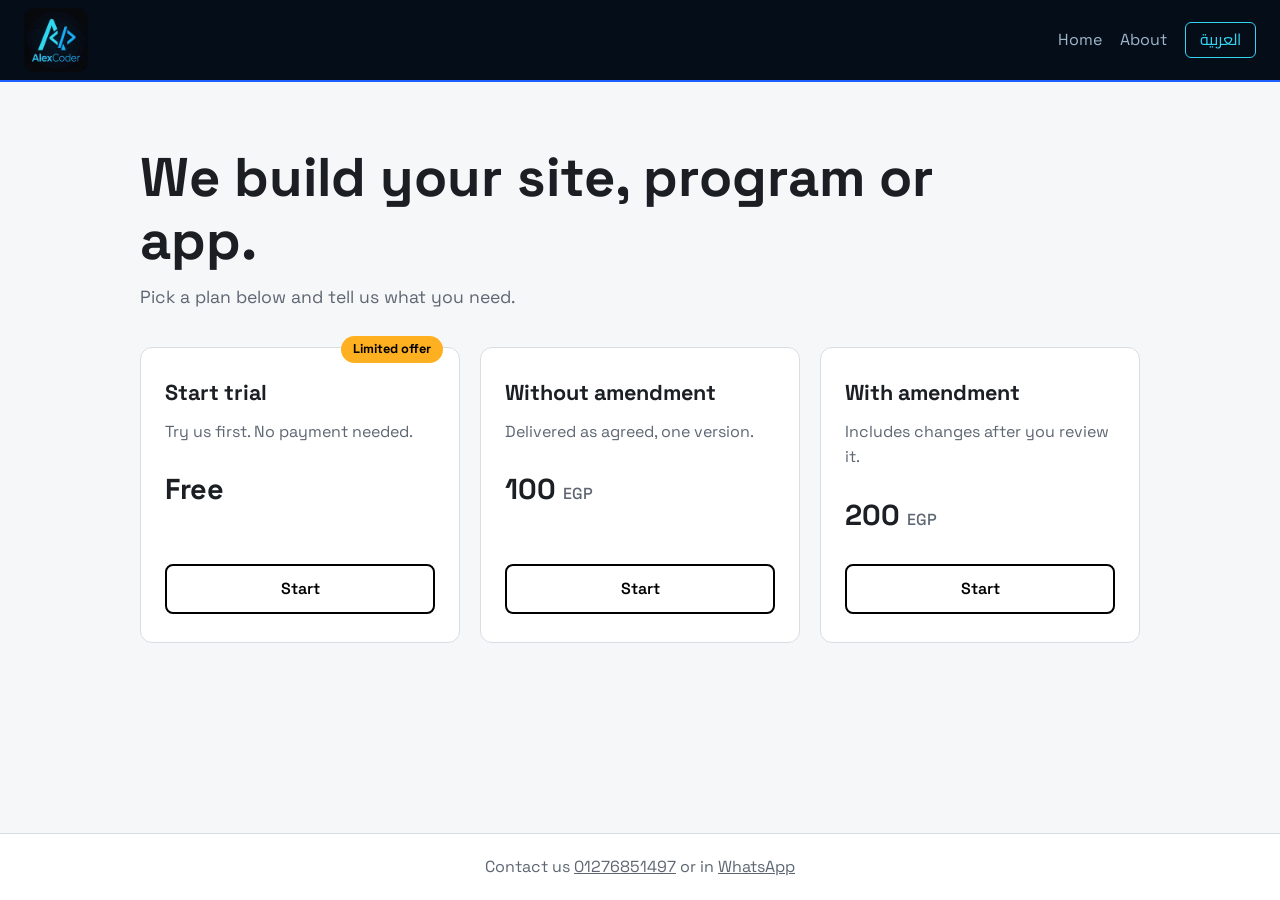
<file: index.html>
<!DOCTYPE html>
<html lang="en" dir="ltr">
<head>
<meta charset="UTF-8">
<meta name="viewport" content="width=device-width, initial-scale=1">
<title>Alex Coder</title>
<link rel="preconnect" href="https://fonts.googleapis.com">
<link rel="preconnect" href="https://fonts.gstatic.com" crossorigin>
<link href="https://fonts.googleapis.com/css2?family=Space+Grotesk:wght@500;700&family=Cairo:wght@400;600;700&display=swap" rel="stylesheet">
<meta name="description" content="Alex Coder builds websites, programs and mobile apps. Pick a plan and start with a free trial.">
<meta property="og:title" content="Alex Coder">
<meta property="og:description" content="Alex Coder builds websites, programs and mobile apps. Pick a plan and start with a free trial.">
<meta property="og:image" content="https://alexcodertiktok.github.io/favicon.png">
<link rel="icon" type="image/png" sizes="192x192" href="favicon.png">
<link rel="apple-touch-icon" href="favicon.png">
<script type="application/ld+json">{"@context":"https://schema.org","@type":"WebSite","name":"Alex Coder","alternateName":"AlexCoder","url":"https://alexcodertiktok.github.io/"}</script>
<link rel="stylesheet" href="style.css">
</head>
<body>
<header class="top">
  <a class="logo" href="index.html"><img alt="Alex Coder" width="64" height="64"></a>
  <nav>
    <a href="index.html" data-i18n="nav_home">Home</a>
    <a href="about.html" data-i18n="nav_about">About</a>
    <button id="langBtn" class="lang" type="button">العربية</button>
  </nav>
</header>

<main>
  <section class="hero">
    <h1 data-i18n="hero_title">We build your site, program or app.</h1>
    <p data-i18n="hero_sub">Pick a plan below and tell us what you need.</p>
  </section>

  <section class="plans">
    <article class="plan">
      <span class="tag" data-i18n="limited">Limited offer</span>
      <h2 data-i18n="plan3">Start trial</h2>
      <p data-i18n="plan3_d">Try us first. No payment needed.</p>
      <p class="price" data-i18n="free">Free</p>
      <button class="start" data-plan="trial" data-i18n="start">Start</button>
    </article>

    <article class="plan">
      <h2 data-i18n="plan1">Without amendment</h2>
      <p data-i18n="plan1_d">Delivered as agreed, one version.</p>
      <p class="price">100 <span data-i18n="egp">EGP</span></p>
      <button class="start" data-plan="plain" data-i18n="start">Start</button>
    </article>

    <article class="plan">
      <h2 data-i18n="plan2">With amendment</h2>
      <p data-i18n="plan2_d">Includes changes after you review it.</p>
      <p class="price">200 <span data-i18n="egp">EGP</span></p>
      <button class="start" data-plan="amend" data-i18n="start">Start</button>
    </article>
  </section>
</main>

<footer class="foot">
  <span data-i18n="contact_us">Contact us</span> <a href="tel:01276851497" dir="ltr">01276851497</a> <span data-i18n="or_in">or in</span> <a href="https://wa.me/message/PLT6RRUBGCBAN1" target="_blank" rel="noopener">WhatsApp</a>
</footer>

<div id="overlay" class="overlay" hidden>
  <div class="panel" role="dialog" aria-modal="true" aria-labelledby="panelTitle">
    <button id="closeBtn" class="close" type="button" aria-label="Close">×</button>
    <div id="panelBody"></div>
  </div>
</div>

<script src="script.js"></script>
</body>
</html>
</file>
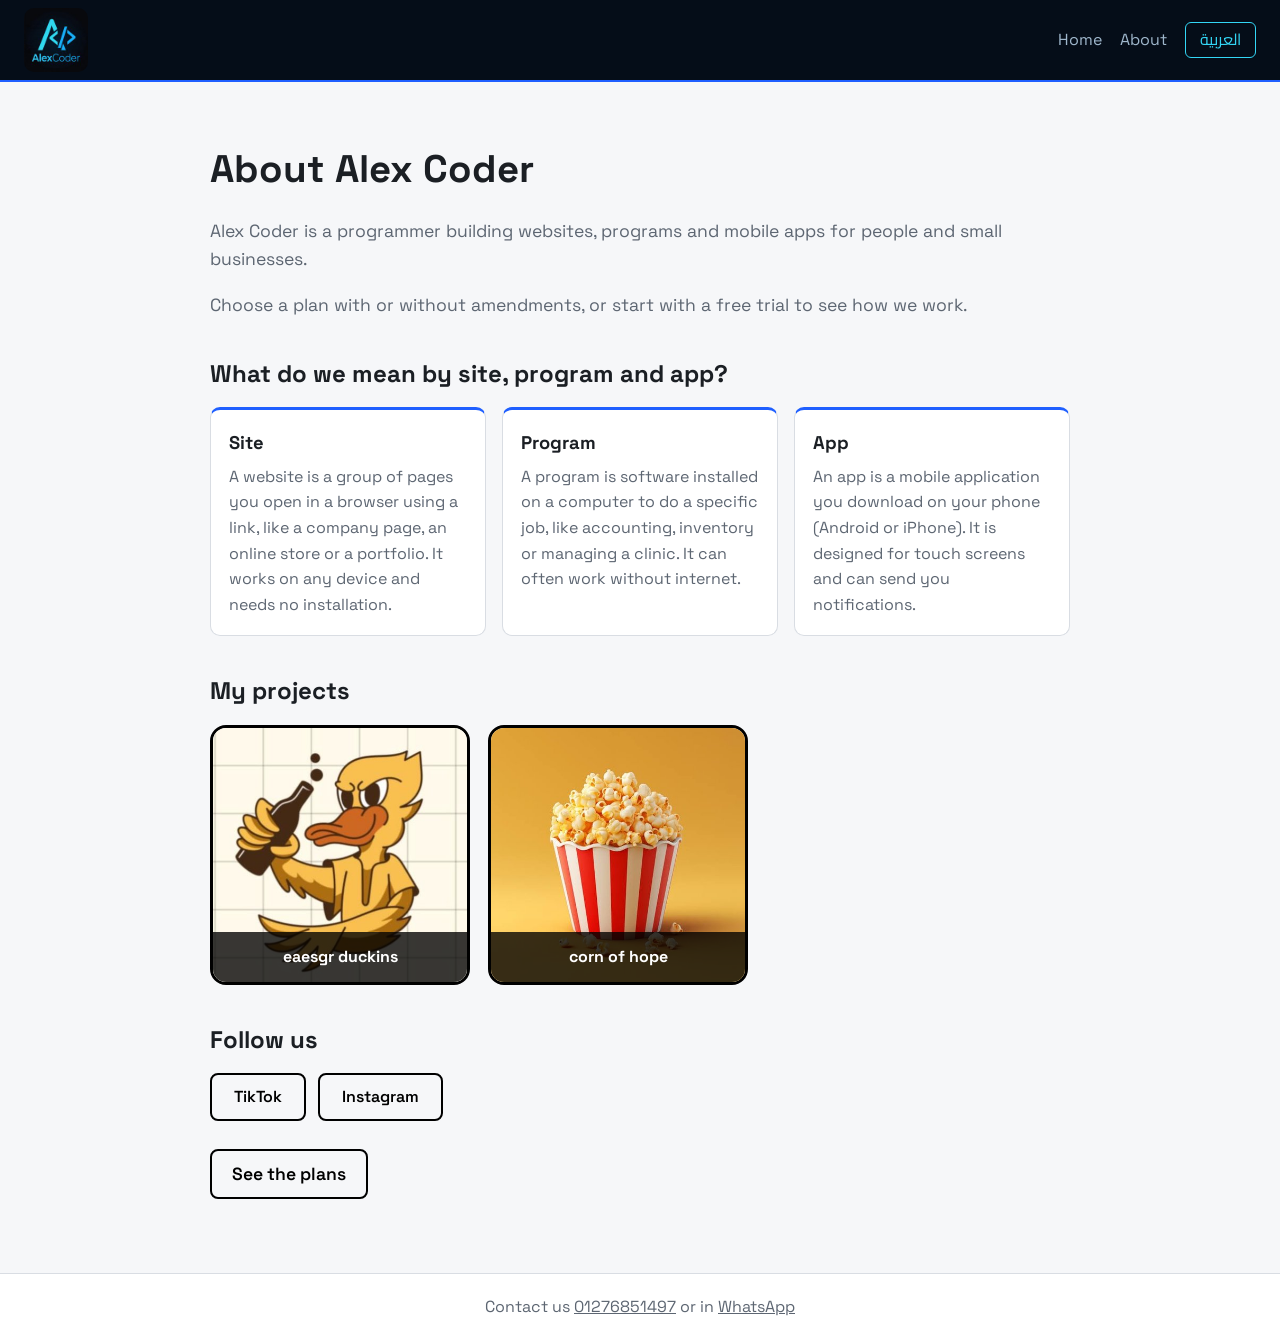
<file: about.html>
<!DOCTYPE html>
<html lang="en" dir="ltr">
<head>
<meta charset="UTF-8">
<meta name="viewport" content="width=device-width, initial-scale=1">
<title>About - Alex Coder</title>
<link rel="preconnect" href="https://fonts.googleapis.com">
<link rel="preconnect" href="https://fonts.gstatic.com" crossorigin>
<link href="https://fonts.googleapis.com/css2?family=Space+Grotesk:wght@500;700&family=Cairo:wght@400;600;700&display=swap" rel="stylesheet">
<meta name="description" content="Alex Coder builds websites, programs and mobile apps. Pick a plan and start with a free trial.">
<meta property="og:title" content="Alex Coder">
<meta property="og:description" content="Alex Coder builds websites, programs and mobile apps. Pick a plan and start with a free trial.">
<meta property="og:image" content="https://alexcodertiktok.github.io/favicon.png">
<link rel="icon" type="image/png" sizes="192x192" href="favicon.png">
<link rel="apple-touch-icon" href="favicon.png">
<script type="application/ld+json">{"@context":"https://schema.org","@type":"WebSite","name":"Alex Coder","alternateName":"AlexCoder","url":"https://alexcodertiktok.github.io/"}</script>
<link rel="stylesheet" href="style.css">
</head>
<body data-page="about">
<header class="top">
  <a class="logo" href="index.html"><img alt="Alex Coder" width="64" height="64"></a>
  <nav>
    <a href="index.html" data-i18n="nav_home">Home</a>
    <a href="about.html" data-i18n="nav_about">About</a>
    <button id="langBtn" class="lang" type="button">العربية</button>
  </nav>
</header>

<main class="about">
  <h1 data-i18n="about_title">About Alex Coder</h1>
  <p data-i18n="about_p1">Alex Coder is a programmer building websites, programs and mobile apps for people and small businesses.</p>
  <p data-i18n="about_p2">Choose a plan with or without amendments, or start with a free trial to see how we work.</p>
  <h2 class="defs-title" data-i18n="defs_title">What do we mean by site, program and app?</h2>
  <div class="defs">
    <article class="def"><h3 data-i18n="t_site">Site</h3><p data-i18n="def_site">A website is a group of pages you open in a browser using a link, like a company page, an online store or a portfolio. It works on any device and needs no installation.</p></article>
    <article class="def"><h3 data-i18n="t_program">Program</h3><p data-i18n="def_program">A program is software installed on a computer to do a specific job, like accounting, inventory or managing a clinic. It can often work without internet.</p></article>
    <article class="def"><h3 data-i18n="t_app">App</h3><p data-i18n="def_app">An app is a mobile application you download on your phone (Android or iPhone). It is designed for touch screens and can send you notifications.</p></article>
  </div>
  <h2 class="defs-title" data-i18n="projects_title">My projects</h2>
  <div class="project-row">
    <a class="project-card" data-img="duck" href="https://easagerduckins-oss.github.io/eaesgr-duckins/" target="_blank" rel="noopener">
      <img alt="eaesgr duckins">
      <span>eaesgr duckins</span>
    </a>
    <a class="project-card" data-img="corn" href="https://alexcodertiktok.github.io/corn-of-hope/" target="_blank" rel="noopener">
      <img alt="corn of hope">
      <span>corn of hope</span>
    </a>
  </div>
  <h2 class="defs-title" data-i18n="follow_title">Follow us</h2>
  <div class="social">
    <a href="https://www.tiktok.com/@alexcoder.eg?_r=1&amp;_t=ZS-9BeVcWa43bI" target="_blank" rel="noopener">TikTok</a>
    <a href="https://www.instagram.com/alexcoder.account?evlk=MWRrZXBzMmhuYnQ4MA==" target="_blank" rel="noopener">Instagram</a>
  </div>
  <p><a class="btn-link" href="index.html" data-i18n="about_cta">See the plans</a></p>
</main>

<footer class="foot">
  <span data-i18n="contact_us">Contact us</span> <a href="tel:01276851497" dir="ltr">01276851497</a> <span data-i18n="or_in">or in</span> <a href="https://wa.me/message/PLT6RRUBGCBAN1" target="_blank" rel="noopener">WhatsApp</a>
</footer>

<script src="script.js"></script>
</body>
</html>
</file>
<file: style.css>
:root{
  --bg:#f6f7f9; --card:#ffffff; --ink:#000000; --text:#1b1f24; --muted:#5d6672;
  --blue:#1f5fff; --amber:#ffb020; --line:#d9dde3;
  --font:"Space Grotesk","Cairo",system-ui,sans-serif;
}
html[lang="ar"]{--font:"Cairo","Space Grotesk",system-ui,sans-serif}
*{box-sizing:border-box}
body{margin:0;background:var(--bg);color:var(--text);font-family:var(--font);line-height:1.6;min-height:100vh;display:flex;flex-direction:column}
main{flex:1;width:100%;max-width:1040px;margin:0 auto;padding:0 20px}
a{color:inherit}

.top{display:flex;justify-content:space-between;align-items:center;padding:8px 24px;background:#050d18;border-bottom:2px solid var(--blue)}
.logo{display:block;line-height:0}
.logo img{height:64px;width:64px;border-radius:10px;display:block}
.caret{display:inline-block;width:.55em;height:1.1em;background:var(--blue);margin-inline-start:4px;vertical-align:-.2em;animation:blink 1.1s steps(1) infinite}
@keyframes blink{50%{opacity:0}}
nav{display:flex;gap:18px;align-items:center}
nav a{text-decoration:none;color:#9fb7cc}
nav a:hover{color:#fff}
.lang{font:inherit;background:none;color:#33d6f5;border:1px solid #33d6f5;padding:4px 14px;border-radius:6px;cursor:pointer}
.lang:hover{background:#33d6f5;color:#050d18}

.hero{padding:64px 0 36px}
.hero h1{font-size:clamp(2rem,5vw,3.4rem);line-height:1.15;margin:0 0 12px;max-width:16em}
.hero p{color:var(--muted);font-size:1.1rem;margin:0}

.plans{display:grid;grid-template-columns:repeat(auto-fit,minmax(260px,1fr));gap:20px;padding-bottom:56px}
.plan{position:relative;background:var(--card);border:1px solid var(--line);border-radius:12px;padding:28px 24px;display:flex;flex-direction:column;gap:8px}
.plan h2{margin:0;font-size:1.35rem}
.plan p{margin:0;color:var(--muted)}
.plan .price{color:var(--text);font-size:1.8rem;font-weight:700;margin:14px 0 18px}
.plan .price span{font-size:1rem;font-weight:500;color:var(--muted)}
.tag{position:absolute;top:-12px;inset-inline-end:16px;background:var(--amber);color:#000;font-size:.8rem;font-weight:700;padding:3px 12px;border-radius:999px}

.start,.submit{font:inherit;font-weight:600;background:transparent;color:var(--ink);border:2px solid var(--ink);border-radius:8px;padding:10px 20px;cursor:pointer;margin-top:auto}
.start:hover{background:var(--ink);color:#fff}
.continue{font:inherit;font-weight:600;background:transparent;color:var(--blue);border:2px solid var(--blue);border-radius:8px;padding:10px 24px;cursor:pointer;margin-top:18px}
.continue:hover{background:var(--blue);color:#fff}
.submit{margin-top:18px;width:100%}
.submit:hover{background:var(--ink);color:#fff}
button:focus-visible,input:focus-visible,a:focus-visible{outline:3px solid var(--blue);outline-offset:2px}

.overlay{position:fixed;inset:0;background:rgba(0,0,0,.55);display:flex;align-items:center;justify-content:center;padding:16px;z-index:10}
.overlay[hidden]{display:none}
.panel{position:relative;background:var(--card);border-radius:12px;width:100%;max-width:460px;max-height:92vh;overflow:auto;padding:32px 26px 26px}
.close{position:absolute;top:8px;inset-inline-end:12px;font-size:1.8rem;background:none;border:0;cursor:pointer;color:var(--muted)}
.panel h3{margin:0 0 4px;font-size:1.3rem}
.panel .sub{color:var(--muted);margin:0 0 16px}
.opts{display:grid;gap:10px;margin:10px 0}
.opt{display:flex;align-items:center;gap:10px;border:1px solid var(--line);border-radius:8px;padding:11px 14px;cursor:pointer}
.opt:has(input:checked){border-color:var(--blue);background:#eef3ff}
.opt input{accent-color:var(--blue)}
.big-price{font-size:2rem;font-weight:700;margin:6px 0 14px}
.panel h4{margin:18px 0 6px;font-size:1rem}
.field{display:block;margin:10px 0}
.field span{display:block;font-size:.9rem;color:var(--muted);margin-bottom:3px}
.field input{width:100%;font:inherit;padding:10px 12px;border:1px solid var(--line);border-radius:8px}
.msg{margin-top:12px;font-weight:600}
.msg.err{color:#c62828}
.panel .contact{margin-top:22px;padding-top:14px;border-top:1px solid var(--line);text-align:center}
.done{text-align:center;padding:20px 0}

.about{padding:56px 20px;max-width:900px}
.about h1{font-size:2.4rem;margin:0 0 16px}
.about p{font-size:1.1rem;color:var(--muted)}
.btn-link{display:inline-block;border:2px solid var(--ink);padding:9px 20px;border-radius:8px;text-decoration:none;font-weight:600;color:var(--ink)!important}
.btn-link:hover{background:var(--ink);color:#fff!important}

.foot{padding:20px;text-align:center;border-top:1px solid var(--line);background:var(--card);color:var(--muted)}
@media (prefers-reduced-motion:reduce){.caret{animation:none}}

.defs-title{font-size:1.5rem;margin:36px 0 14px}
.defs{display:grid;grid-template-columns:repeat(auto-fit,minmax(240px,1fr));gap:16px;margin-bottom:28px}
.def{background:var(--card);border:1px solid var(--line);border-top:3px solid var(--blue);border-radius:10px;padding:18px}
.def h3{margin:0 0 6px;font-size:1.15rem}
.def p{margin:0;font-size:1rem}
.project-card{position:relative;display:block;width:min(100%,260px);aspect-ratio:1/1;border:3px solid var(--ink);border-radius:16px;overflow:hidden;margin:10px 0 28px;text-decoration:none;background:#f3ead2}
.project-card img{width:100%;height:100%;object-fit:cover;display:block;transition:transform .25s}
.project-card span{position:absolute;inset-inline:0;bottom:0;padding:12px 16px;background:rgba(0,0,0,.78);color:#fff;font-weight:700;font-size:1rem;direction:ltr;text-align:center}
.project-card:hover img{transform:scale(1.04)}
@media (prefers-reduced-motion:reduce){.project-card img{transition:none}}
.field textarea{width:100%;font:inherit;padding:10px 12px;border:1px solid var(--line);border-radius:8px;resize:vertical;min-height:110px}
.field textarea:focus-visible{outline:3px solid var(--blue);outline-offset:2px}
.social{display:flex;gap:12px;flex-wrap:wrap;margin-bottom:28px}
.social a{display:inline-block;border:2px solid var(--ink);border-radius:8px;padding:9px 22px;font-weight:600;text-decoration:none;color:var(--ink);direction:ltr}
.social a:hover{background:var(--ink);color:#fff}
.project-row{display:flex;gap:18px;flex-wrap:wrap;margin:10px 0 28px}
.project-row .project-card{margin:0}
</file>
